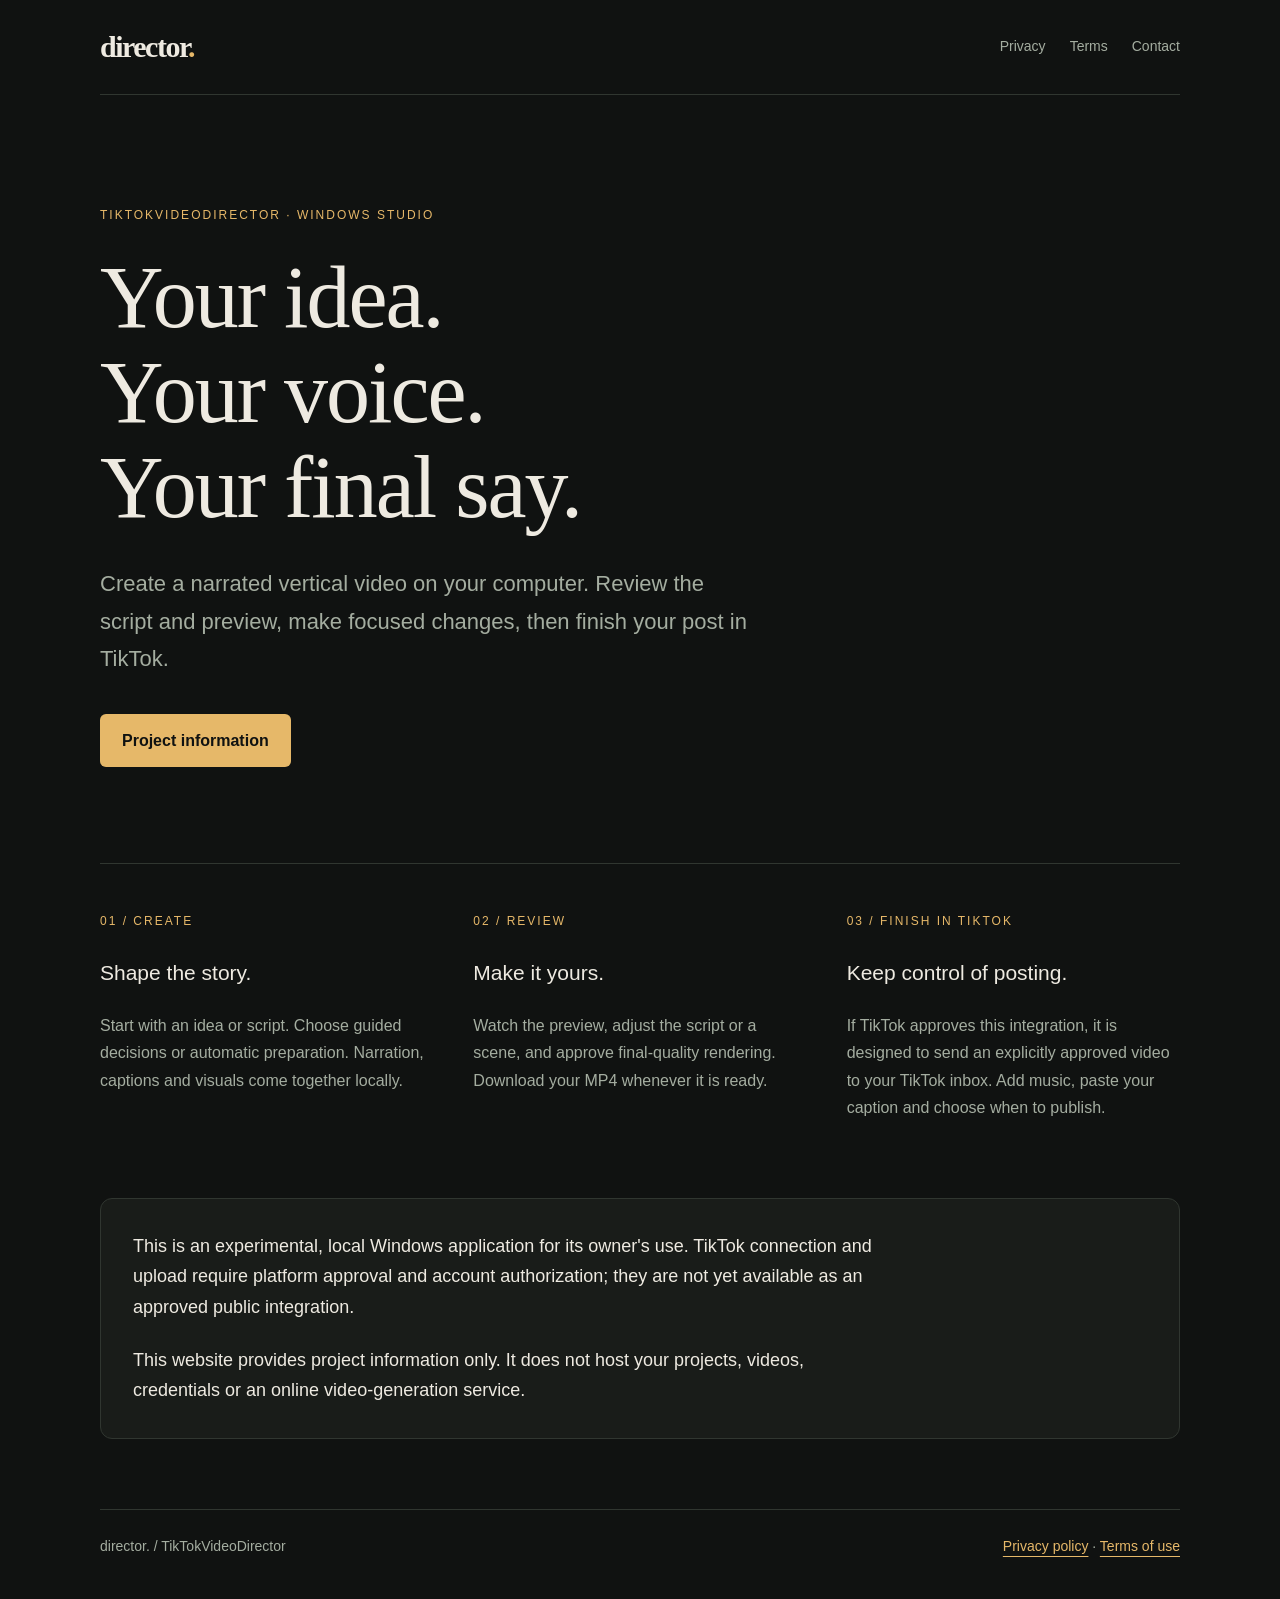
<file: index.html>
<!doctype html><html lang="en"><head><meta charset="utf-8"><meta name="viewport" content="width=device-width, initial-scale=1"><title>director. — TikTokVideoDirector</title><meta name="description" content="A local Windows studio for narrated vertical videos. Review your video, then finish editing and publishing in TikTok."><link rel="stylesheet" href="style.css"><link rel="icon" href="icon.png"></head><body><header><a class="brand" href="./" aria-label="director. home">director<span>.</span></a><nav aria-label="Main"><a href="privacy.html">Privacy</a><a href="terms.html">Terms</a><a href="https://github.com/Adrian22575/director-site/issues">Contact</a></nav></header><main><section class="hero"><div class="eyebrow">TikTokVideoDirector · Windows studio</div><h1>Your idea.<br>Your voice.<br>Your final say.</h1><p class="lead">Create a narrated vertical video on your computer. Review the script and preview, make focused changes, then finish your post in TikTok.</p><a class="button" href="https://github.com/Adrian22575/director-site">Project information</a></section><section class="steps" aria-label="How it works"><article><span class="number">01 / CREATE</span><h3>Shape the story.</h3><p>Start with an idea or script. Choose guided decisions or automatic preparation. Narration, captions and visuals come together locally.</p></article><article><span class="number">02 / REVIEW</span><h3>Make it yours.</h3><p>Watch the preview, adjust the script or a scene, and approve final-quality rendering. Download your MP4 whenever it is ready.</p></article><article><span class="number">03 / FINISH IN TIKTOK</span><h3>Keep control of posting.</h3><p>If TikTok approves this integration, it is designed to send an explicitly approved video to your TikTok inbox. Add music, paste your caption and choose when to publish.</p></article></section><section class="note"><p>This is an experimental, local Windows application for its owner's use. TikTok connection and upload require platform approval and account authorization; they are not yet available as an approved public integration.</p><p>This website provides project information only. It does not host your projects, videos, credentials or an online video-generation service.</p></section></main><footer><span>director. / TikTokVideoDirector</span><span><a href="privacy.html">Privacy policy</a> · <a href="terms.html">Terms of use</a></span></footer></body></html>
</file>
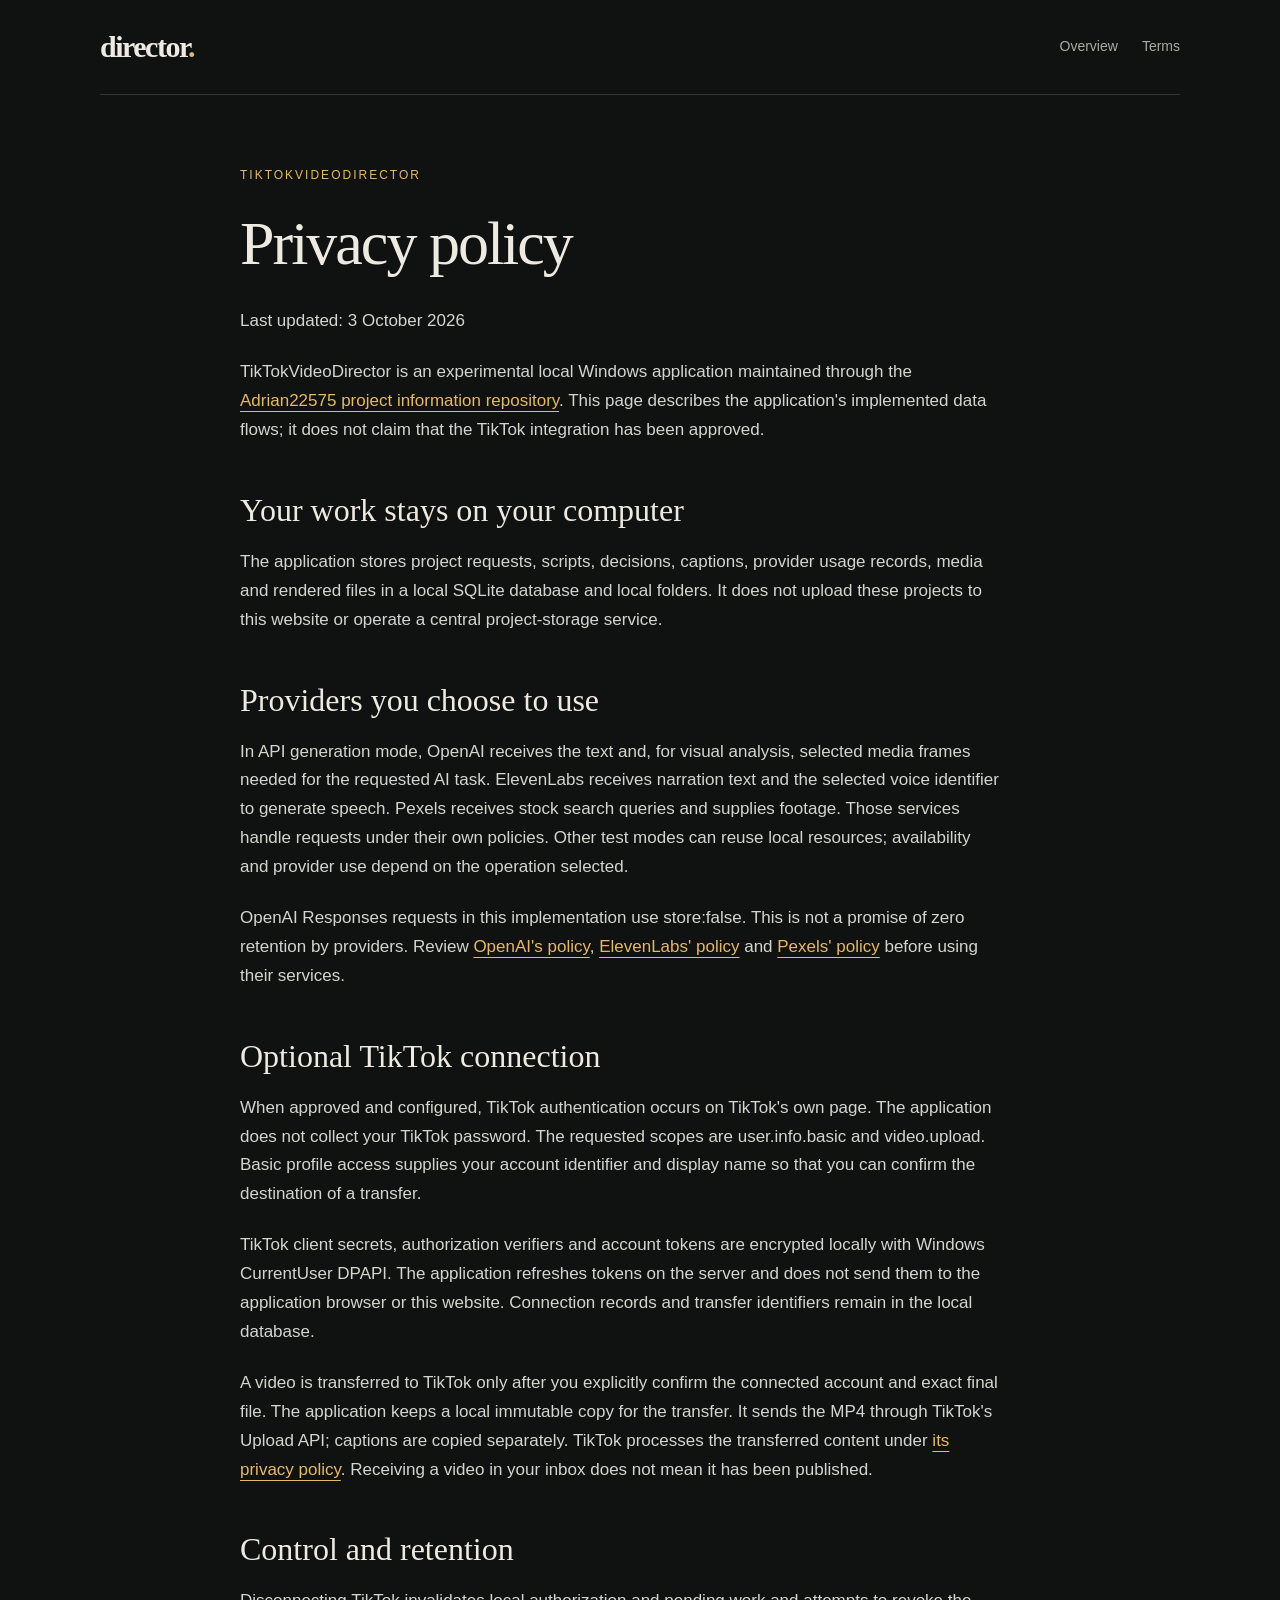
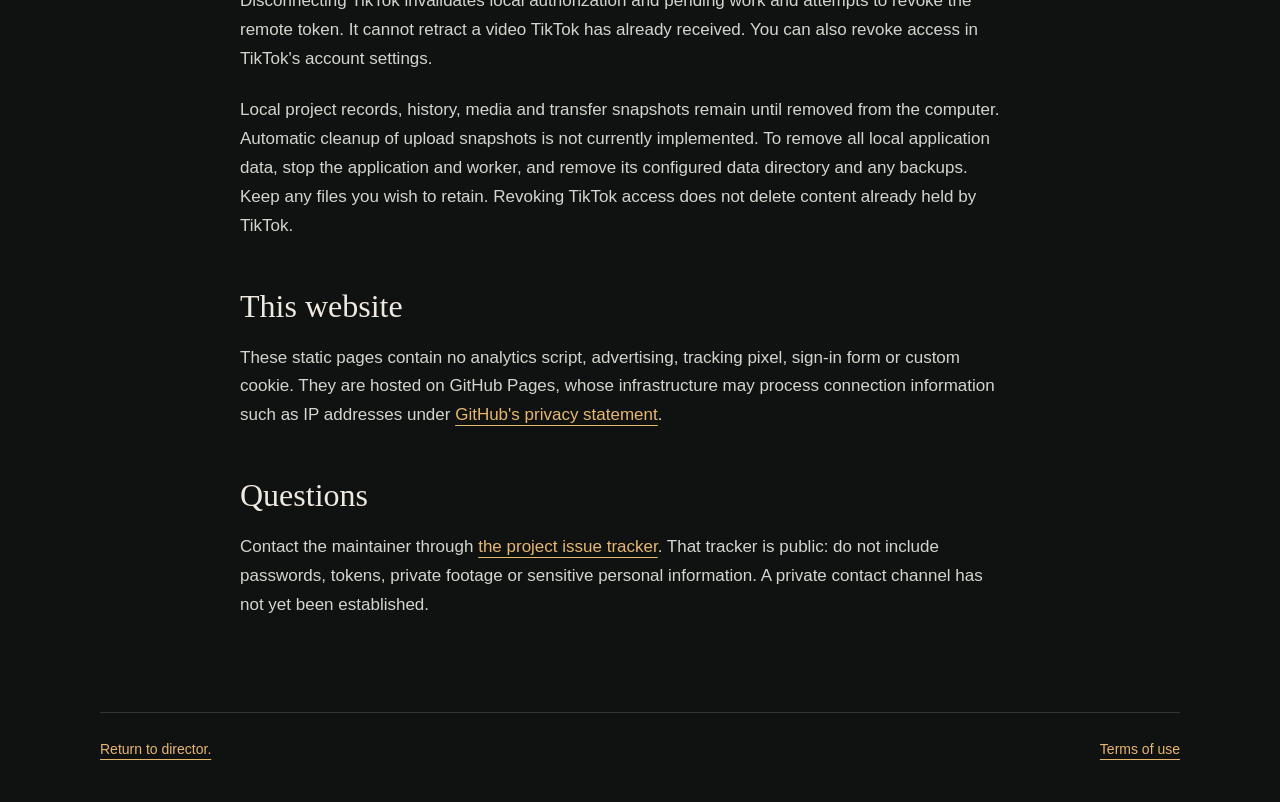
<file: privacy.html>
<!doctype html><html lang="en"><head><meta charset="utf-8"><meta name="viewport" content="width=device-width, initial-scale=1"><title>Privacy — director.</title><link rel="stylesheet" href="style.css"><link rel="icon" href="icon.png"></head><body><header><a class="brand" href="./">director<span>.</span></a><nav aria-label="Main"><a href="./">Overview</a><a href="terms.html">Terms</a></nav></header><main class="document"><div class="eyebrow">TikTokVideoDirector</div><h1>Privacy policy</h1><p class="updated">Last updated: 3 October 2026</p><p>TikTokVideoDirector is an experimental local Windows application maintained through the <a href="https://github.com/Adrian22575/director-site">Adrian22575 project information repository</a>. This page describes the application's implemented data flows; it does not claim that the TikTok integration has been approved.</p><h2>Your work stays on your computer</h2><p>The application stores project requests, scripts, decisions, captions, provider usage records, media and rendered files in a local SQLite database and local folders. It does not upload these projects to this website or operate a central project-storage service.</p><h2>Providers you choose to use</h2><p>In API generation mode, OpenAI receives the text and, for visual analysis, selected media frames needed for the requested AI task. ElevenLabs receives narration text and the selected voice identifier to generate speech. Pexels receives stock search queries and supplies footage. Those services handle requests under their own policies. Other test modes can reuse local resources; availability and provider use depend on the operation selected.</p><p>OpenAI Responses requests in this implementation use store:false. This is not a promise of zero retention by providers. Review <a href="https://openai.com/policies/privacy-policy/">OpenAI's policy</a>, <a href="https://elevenlabs.io/privacy-policy">ElevenLabs' policy</a> and <a href="https://www.pexels.com/privacy-policy/">Pexels' policy</a> before using their services.</p><h2>Optional TikTok connection</h2><p>When approved and configured, TikTok authentication occurs on TikTok's own page. The application does not collect your TikTok password. The requested scopes are user.info.basic and video.upload. Basic profile access supplies your account identifier and display name so that you can confirm the destination of a transfer.</p><p>TikTok client secrets, authorization verifiers and account tokens are encrypted locally with Windows CurrentUser DPAPI. The application refreshes tokens on the server and does not send them to the application browser or this website. Connection records and transfer identifiers remain in the local database.</p><p>A video is transferred to TikTok only after you explicitly confirm the connected account and exact final file. The application keeps a local immutable copy for the transfer. It sends the MP4 through TikTok's Upload API; captions are copied separately. TikTok processes the transferred content under <a href="https://www.tiktok.com/legal/page/eea/privacy-policy/en">its privacy policy</a>. Receiving a video in your inbox does not mean it has been published.</p><h2>Control and retention</h2><p>Disconnecting TikTok invalidates local authorization and pending work and attempts to revoke the remote token. It cannot retract a video TikTok has already received. You can also revoke access in TikTok's account settings.</p><p>Local project records, history, media and transfer snapshots remain until removed from the computer. Automatic cleanup of upload snapshots is not currently implemented. To remove all local application data, stop the application and worker, and remove its configured data directory and any backups. Keep any files you wish to retain. Revoking TikTok access does not delete content already held by TikTok.</p><h2>This website</h2><p>These static pages contain no analytics script, advertising, tracking pixel, sign-in form or custom cookie. They are hosted on GitHub Pages, whose infrastructure may process connection information such as IP addresses under <a href="https://docs.github.com/en/site-policy/privacy-policies/github-general-privacy-statement">GitHub's privacy statement</a>.</p><h2>Questions</h2><p>Contact the maintainer through <a href="https://github.com/Adrian22575/director-site/issues">the project issue tracker</a>. That tracker is public: do not include passwords, tokens, private footage or sensitive personal information. A private contact channel has not yet been established.</p></main><footer><span><a href="./">Return to director.</a></span><a href="terms.html">Terms of use</a></footer></body></html>
</file>
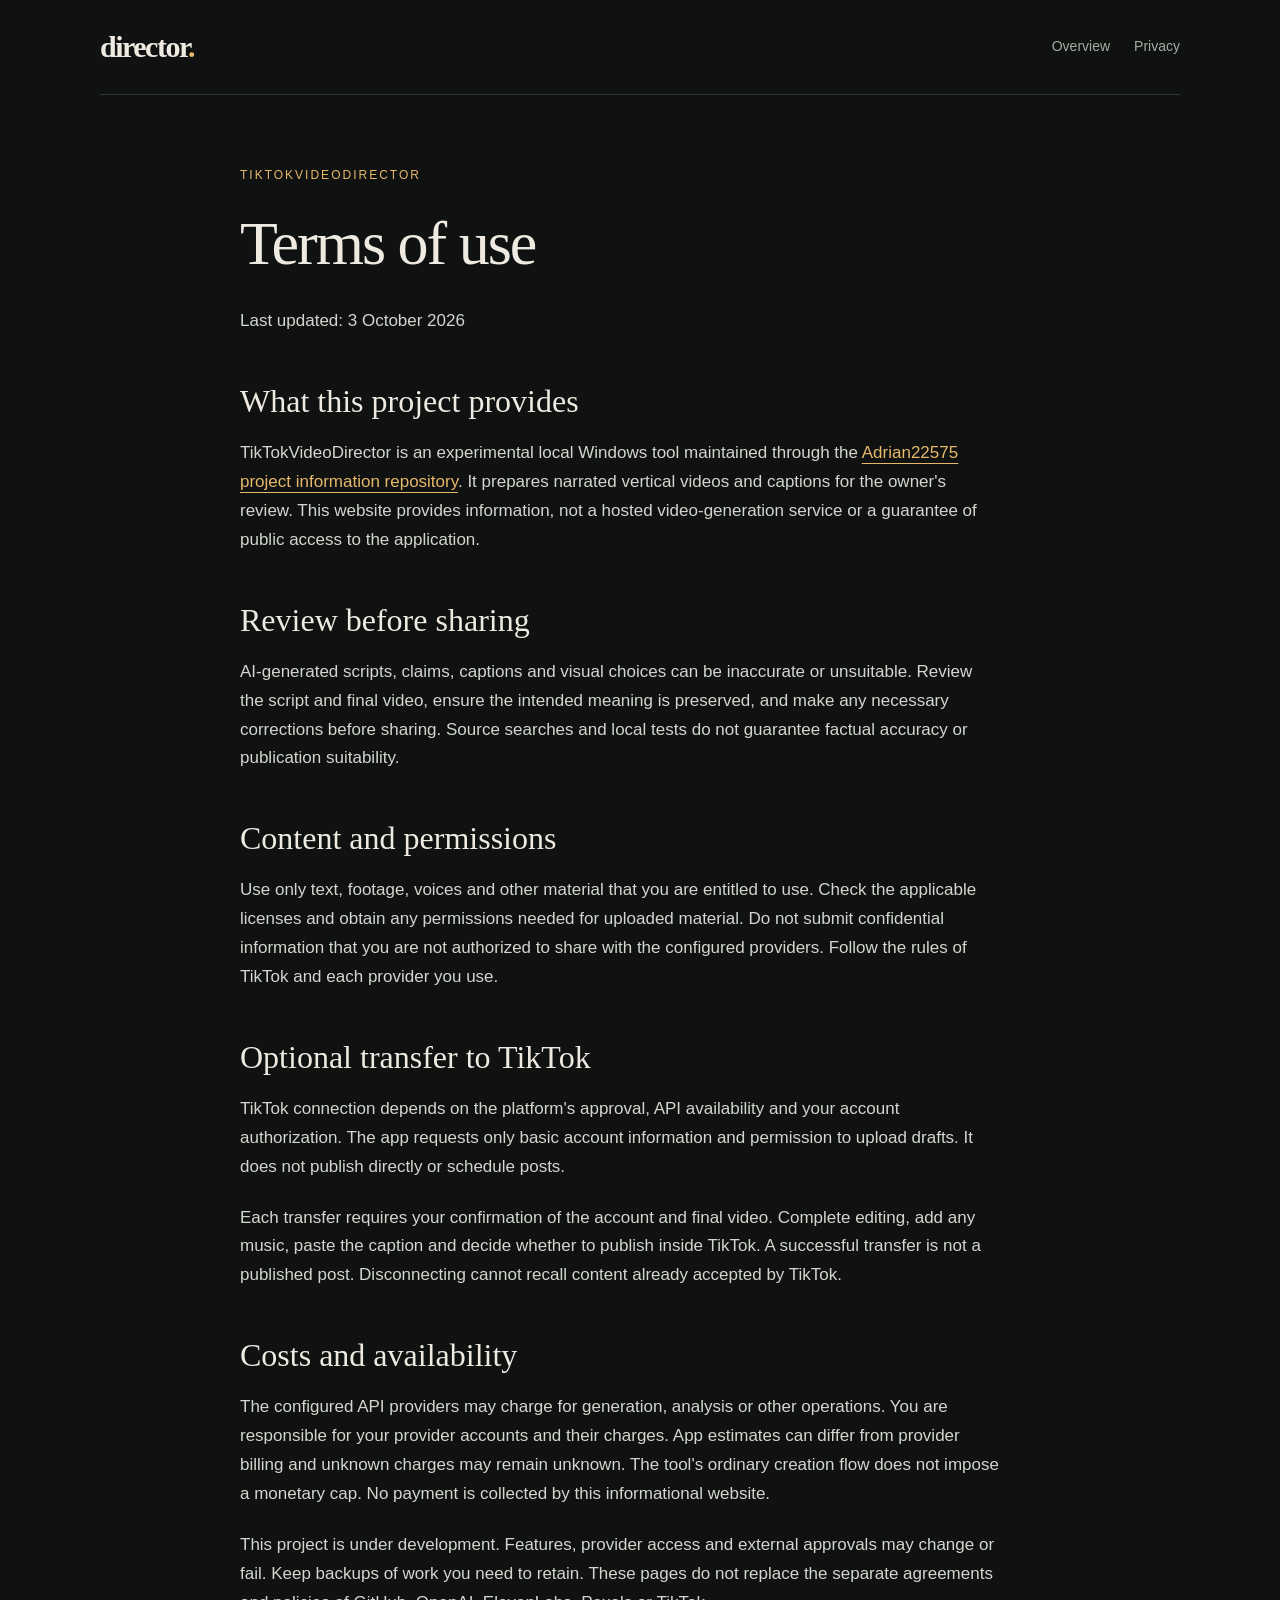
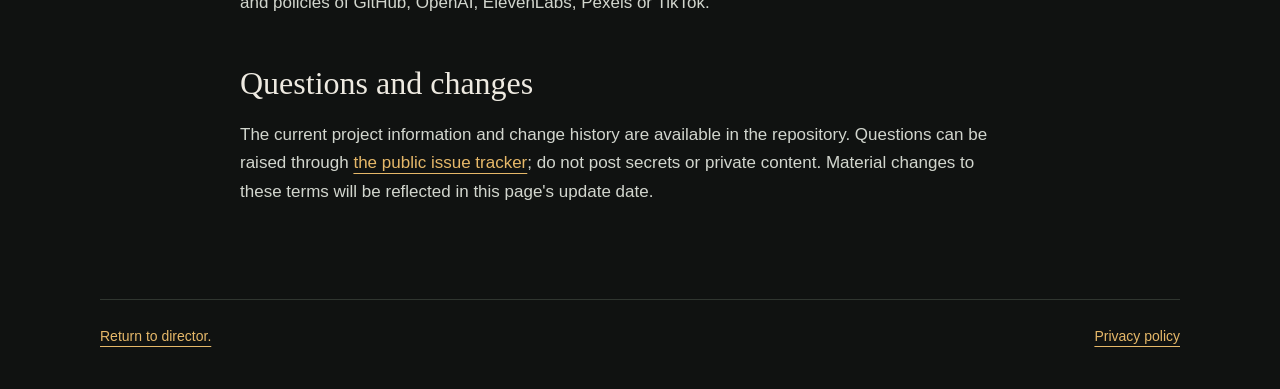
<file: terms.html>
<!doctype html><html lang="en"><head><meta charset="utf-8"><meta name="viewport" content="width=device-width, initial-scale=1"><title>Terms — director.</title><link rel="stylesheet" href="style.css"><link rel="icon" href="icon.png"></head><body><header><a class="brand" href="./">director<span>.</span></a><nav aria-label="Main"><a href="./">Overview</a><a href="privacy.html">Privacy</a></nav></header><main class="document"><div class="eyebrow">TikTokVideoDirector</div><h1>Terms of use</h1><p class="updated">Last updated: 3 October 2026</p><h2>What this project provides</h2><p>TikTokVideoDirector is an experimental local Windows tool maintained through the <a href="https://github.com/Adrian22575/director-site">Adrian22575 project information repository</a>. It prepares narrated vertical videos and captions for the owner's review. This website provides information, not a hosted video-generation service or a guarantee of public access to the application.</p><h2>Review before sharing</h2><p>AI-generated scripts, claims, captions and visual choices can be inaccurate or unsuitable. Review the script and final video, ensure the intended meaning is preserved, and make any necessary corrections before sharing. Source searches and local tests do not guarantee factual accuracy or publication suitability.</p><h2>Content and permissions</h2><p>Use only text, footage, voices and other material that you are entitled to use. Check the applicable licenses and obtain any permissions needed for uploaded material. Do not submit confidential information that you are not authorized to share with the configured providers. Follow the rules of TikTok and each provider you use.</p><h2>Optional transfer to TikTok</h2><p>TikTok connection depends on the platform's approval, API availability and your account authorization. The app requests only basic account information and permission to upload drafts. It does not publish directly or schedule posts.</p><p>Each transfer requires your confirmation of the account and final video. Complete editing, add any music, paste the caption and decide whether to publish inside TikTok. A successful transfer is not a published post. Disconnecting cannot recall content already accepted by TikTok.</p><h2>Costs and availability</h2><p>The configured API providers may charge for generation, analysis or other operations. You are responsible for your provider accounts and their charges. App estimates can differ from provider billing and unknown charges may remain unknown. The tool's ordinary creation flow does not impose a monetary cap. No payment is collected by this informational website.</p><p>This project is under development. Features, provider access and external approvals may change or fail. Keep backups of work you need to retain. These pages do not replace the separate agreements and policies of GitHub, OpenAI, ElevenLabs, Pexels or TikTok.</p><h2>Questions and changes</h2><p>The current project information and change history are available in the repository. Questions can be raised through <a href="https://github.com/Adrian22575/director-site/issues">the public issue tracker</a>; do not post secrets or private content. Material changes to these terms will be reflected in this page's update date.</p></main><footer><span><a href="./">Return to director.</a></span><a href="privacy.html">Privacy policy</a></footer></body></html>
</file>
<file: style.css>
:root{color-scheme:dark;--bg:#101211;--surface:#191c19;--text:#eeeae1;--muted:#a4ada0;--gold:#e6b869;--line:#303630}*{box-sizing:border-box}body{margin:0;background:var(--bg);color:var(--text);font:18px/1.7 'Segoe UI',sans-serif}a{color:var(--gold);text-underline-offset:5px}a:focus-visible{outline:2px solid var(--gold);outline-offset:6px}header,main,footer{width:min(1080px,calc(100% - 56px));margin:auto}header{display:flex;align-items:center;justify-content:space-between;padding:30px 0;border-bottom:1px solid var(--line);gap:30px}.brand{color:var(--text);font:bold 30px Georgia,serif;text-decoration:none;letter-spacing:-1.5px}.brand span{color:var(--gold)}nav{display:flex;gap:24px;font-size:14px}nav a{color:var(--muted);text-decoration:none}nav a:hover{color:var(--gold)}.hero{padding:110px 0 96px;max-width:820px}.eyebrow{color:var(--gold);font-size:12px;letter-spacing:2px;text-transform:uppercase}h1{font:normal clamp(44px,7vw,88px)/1.08 Georgia,serif;letter-spacing:-2px;margin:25px 0 30px}h2{font:normal 32px/1.25 Georgia,serif;margin:45px 0 18px}h3{font-size:21px;font-weight:500}p{max-width:760px;margin:0 0 22px}.lead{font-size:22px;color:var(--muted);max-width:660px}.button{display:inline-block;margin-top:14px;padding:13px 22px;background:var(--gold);color:var(--bg);border-radius:6px;text-decoration:none;font-weight:600;font-size:16px}.steps{display:grid;grid-template-columns:repeat(3,1fr);gap:40px;border-top:1px solid var(--line);padding:40px 0 55px}.steps p{font-size:16px;color:var(--muted)}.number{font-size:12px;letter-spacing:2px;color:var(--gold)}.note{padding:32px;border:1px solid var(--line);border-radius:12px;background:var(--surface);margin-bottom:70px}.note p:last-child{margin-bottom:0}.document{max-width:800px;padding:70px 0}.document h1{font-size:clamp(40px,6vw,62px)}.document p,.document li{font-size:17px;color:#d2d6ce}.document ul{padding-left:23px}.updated{font-size:14px;color:var(--muted)}footer{display:flex;justify-content:space-between;gap:30px;padding:25px 0 40px;border-top:1px solid var(--line);font-size:14px;color:var(--muted)}@media(max-width:640px){header,main,footer{width:calc(100% - 40px)}header{align-items:flex-start;gap:20px}nav{gap:14px;font-size:12px;flex-wrap:wrap;justify-content:flex-end;max-width:210px}.hero{padding:70px 0 60px}h1{letter-spacing:-1px}.lead{font-size:20px}.steps{grid-template-columns:1fr;gap:20px}.steps h3{margin:10px 0}.note{padding:24px}footer{flex-direction:column;gap:8px}.document{padding-top:45px}}
</file>
